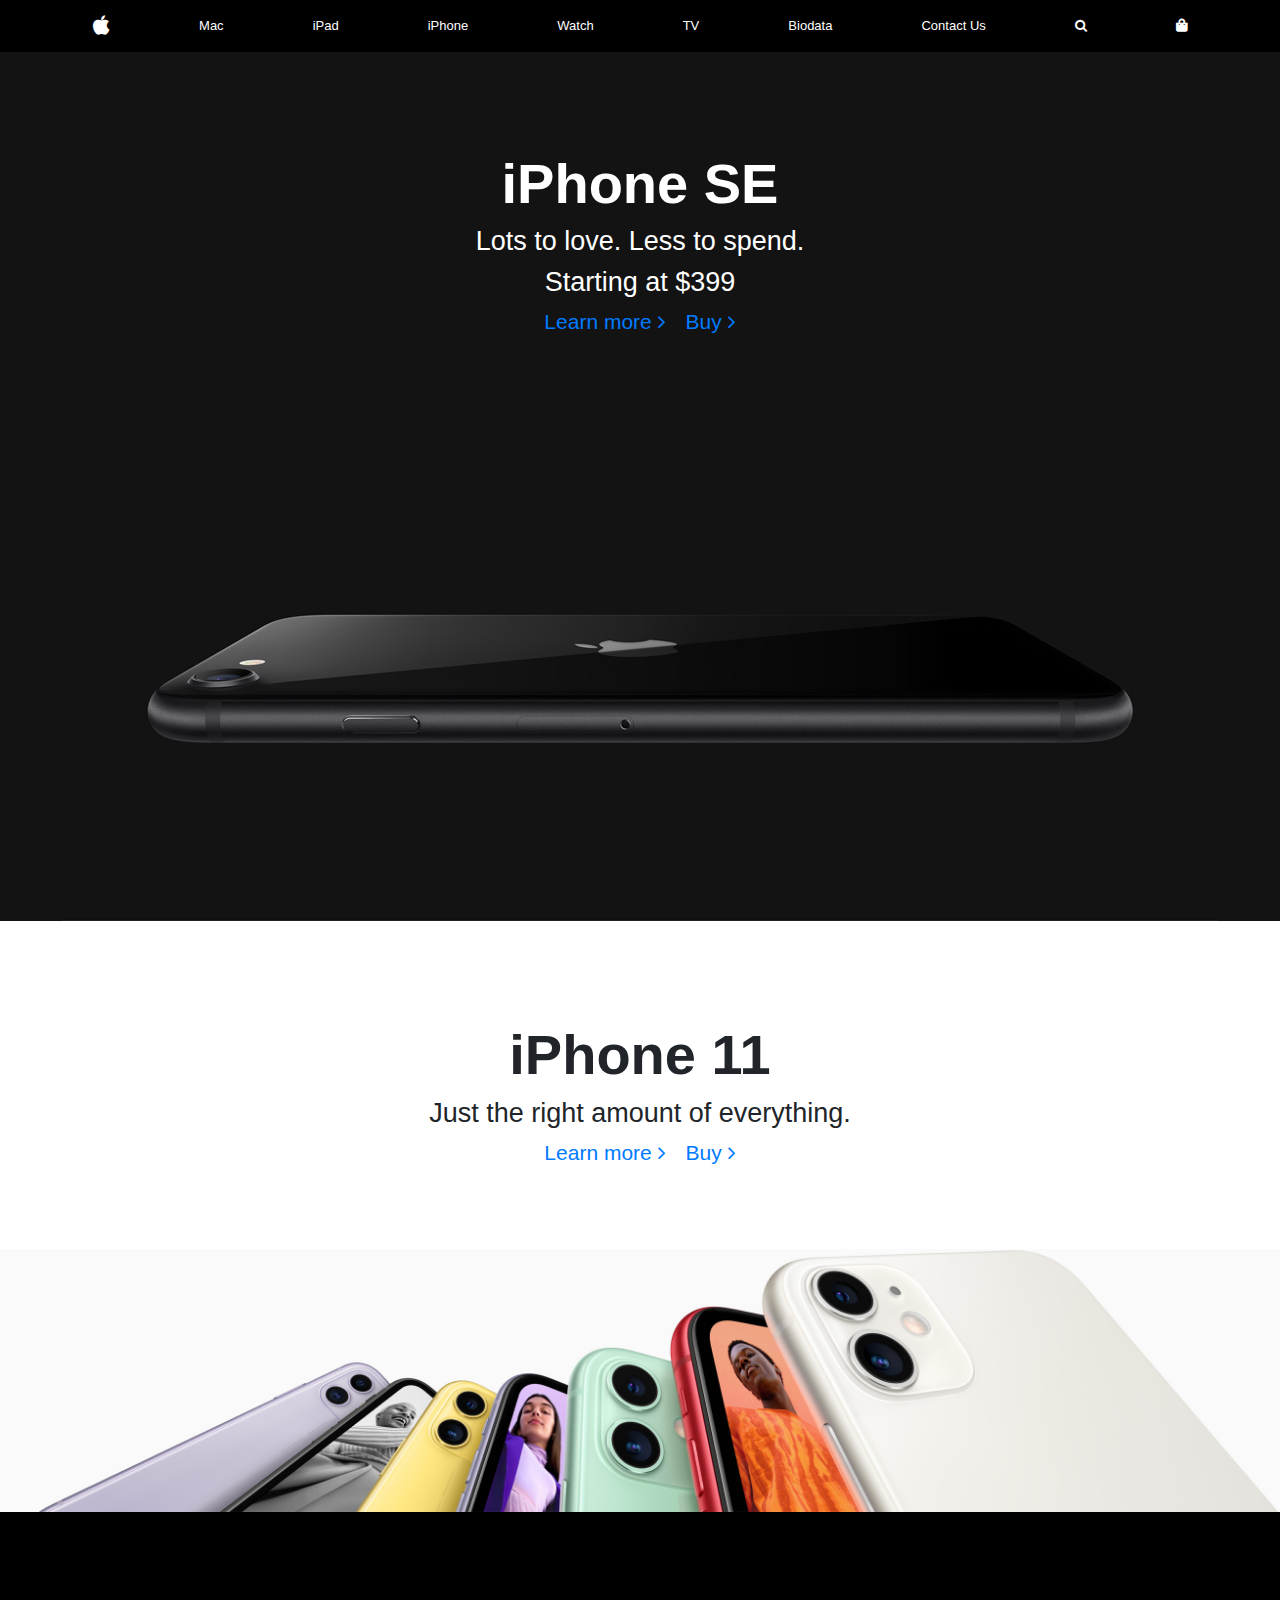
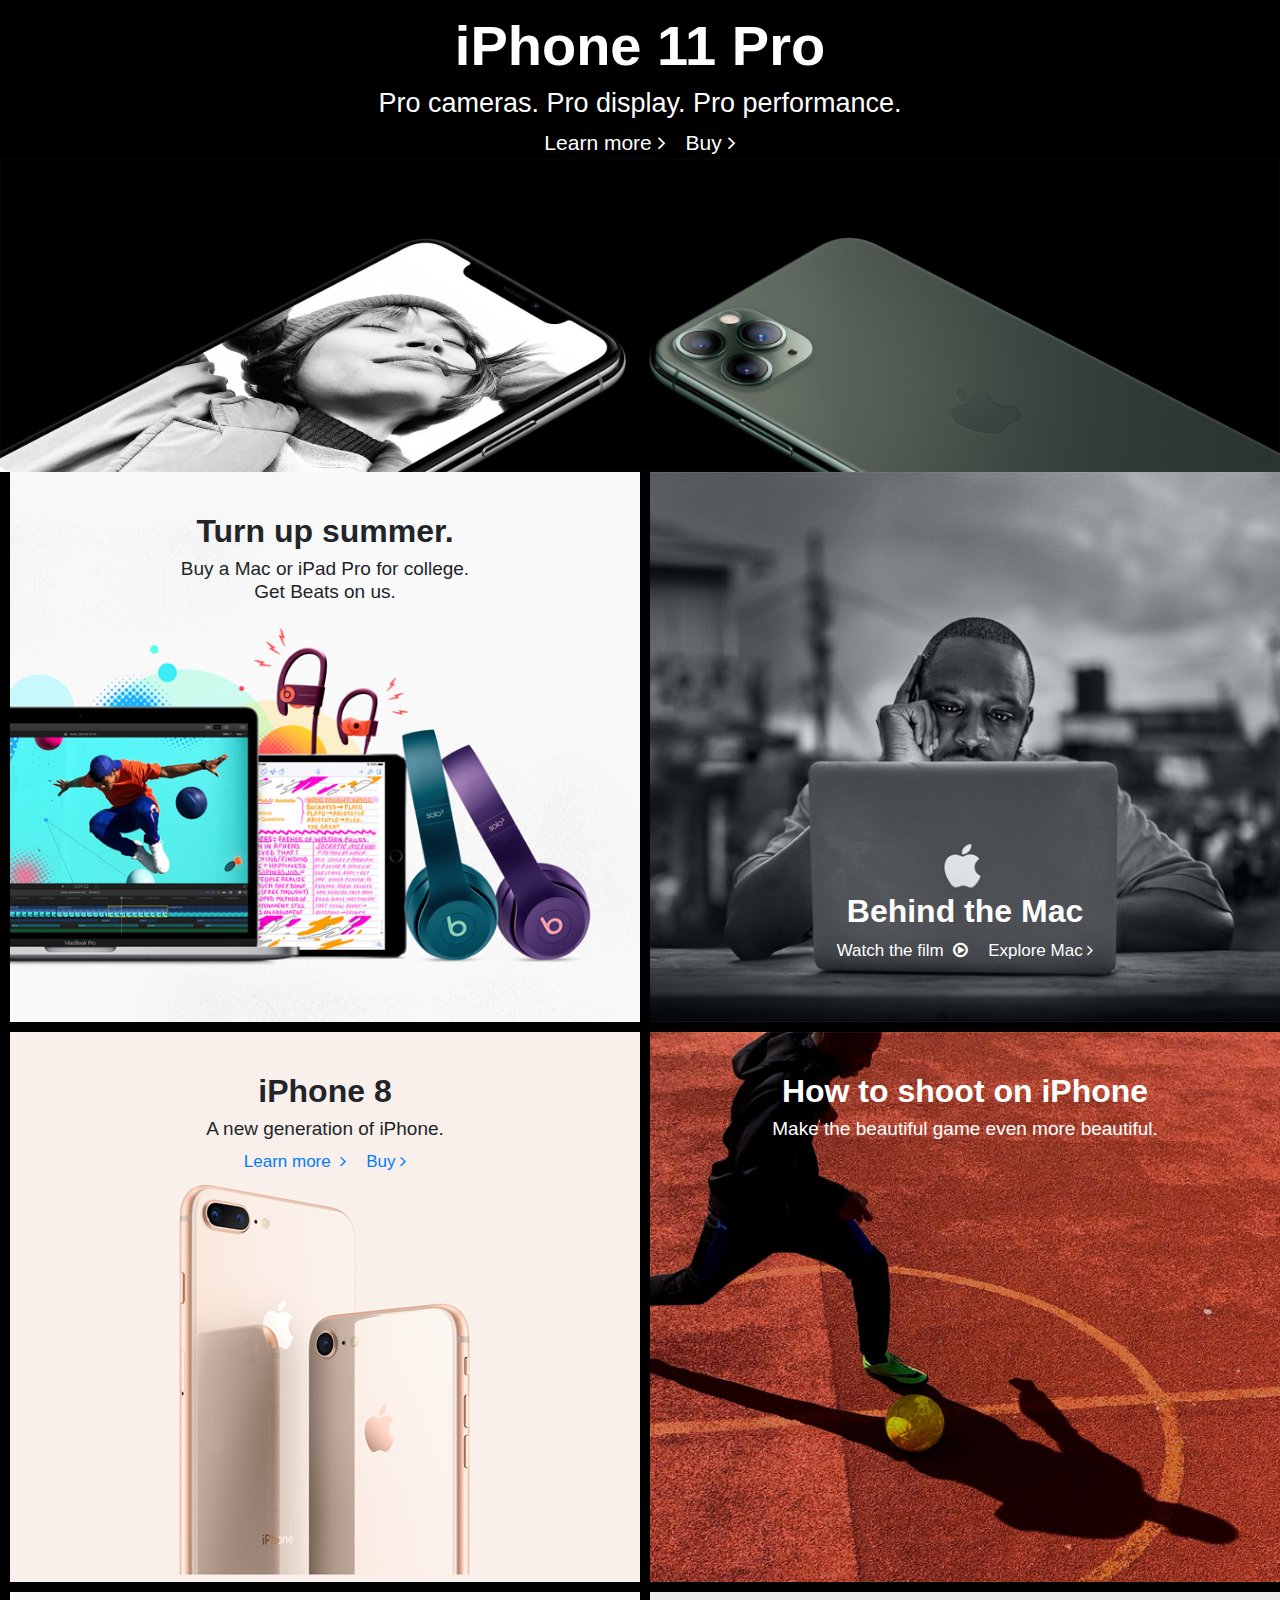
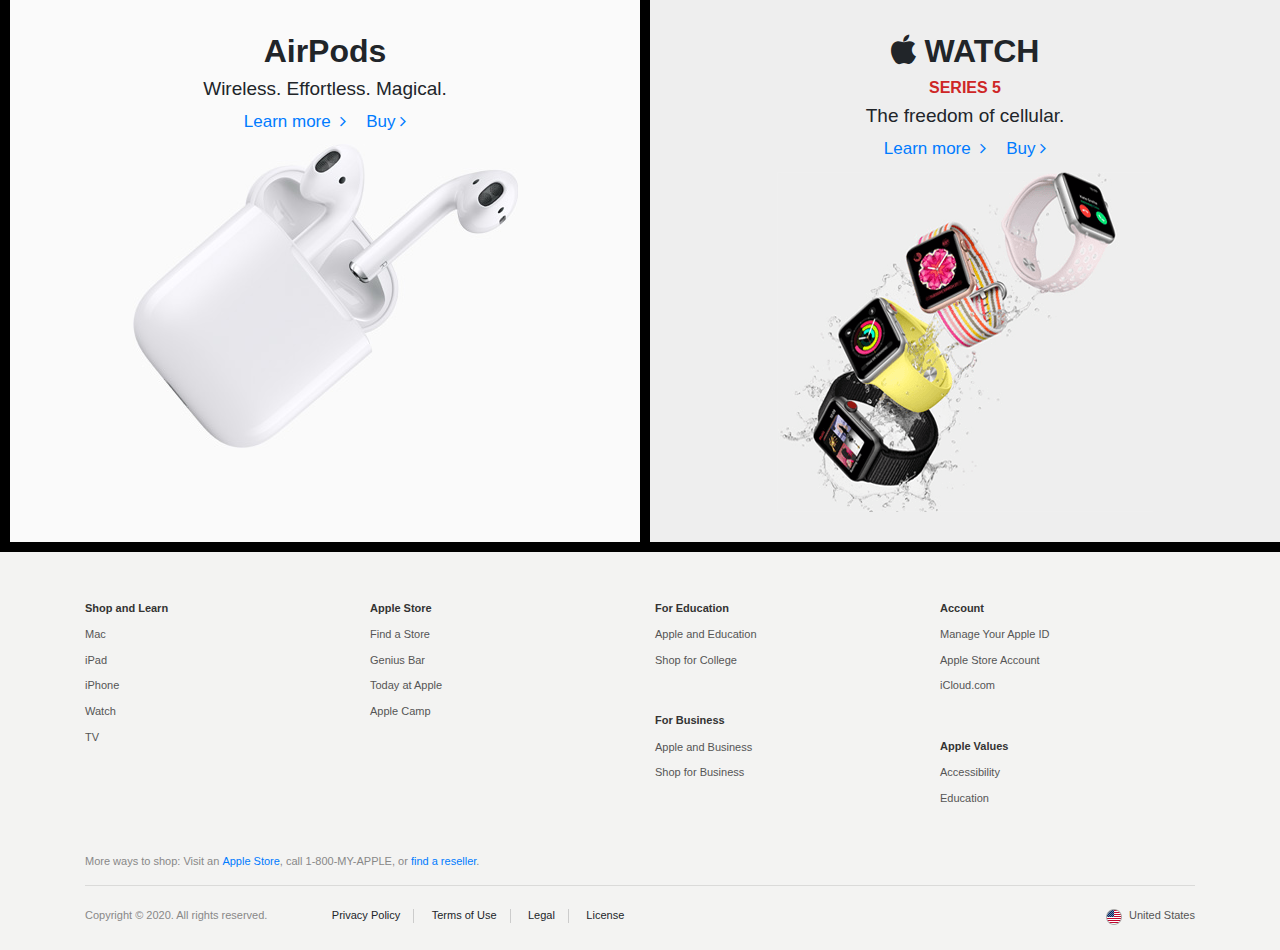
<file: index.html>
<!DOCTYPE html>
<html>

<head>
    <meta charset="utf-8">
    <meta name="viewport" content="width=device-width, initial-scale=1.0, shrink-to-fit=no">
    <title>Apple</title>
    <link rel="stylesheet" href="https://cdnjs.cloudflare.com/ajax/libs/twitter-bootstrap/4.5.0/css/bootstrap.min.css">
    <link rel="stylesheet" href="https://use.fontawesome.com/releases/v5.12.0/css/all.css">
    <link rel="stylesheet" href="https://cdnjs.cloudflare.com/ajax/libs/font-awesome/4.7.0/css/font-awesome.min.css">
    <link rel="stylesheet" href="fontawesome5-overrides.min.css">
    <link rel="stylesheet" href="styles.min.css">
</head>

<body>
    <nav class="navbar navbar-dark navbar-expand-md fixed-top bg-dark">
        <div class="container"><button data-toggle="collapse" class="navbar-toggler" data-target="#navcol-1"><span class="sr-only">Toggle navigation</span><span class="navbar-toggler-icon"></span></button>
            <div class="collapse navbar-collapse" id="navcol-1">
                <ul class="nav navbar-nav flex-grow-1 justify-content-between">
                    <li class="nav-item" role="presentation"><a class="nav-link" href="index.html" style="height: 35px;"><i class="fa fa-apple apple-logo" style="margin: 0px;margin-top: 10px;"></i></a></li>
                    <li class="nav-item" role="presentation"><a class="nav-link" href="mac.html">Mac</a></li>
                    <li class="nav-item" role="presentation"><a class="nav-link" href="#">iPad</a></li>
                    <li class="nav-item" role="presentation"><a class="nav-link" href="#">iPhone</a></li>
                    <li class="nav-item" role="presentation"><a class="nav-link" href="#">Watch</a></li>
                    <li class="nav-item" role="presentation"><a class="nav-link" href="#">TV</a></li>
                    <li class="nav-item" role="presentation"><a class="nav-link" href="biodata.html">Biodata</a></li>
                    <li class="nav-item" role="presentation"><a class="nav-link" href="contact_us.html">Contact Us</a></li>
                    <li class="nav-item" role="presentation"><a class="nav-link" href="#"><i class="fa fa-search"></i></a></li>
                    <li class="nav-item" role="presentation"><a class="nav-link" href="store.html"><i class="fas fa-shopping-bag"></i></a></li>
                </ul>
            </div>
        </div>
    </nav>
    <section class="product iphone-x" style="margin-bottom: 0px;">
        <h1 style="color: rgb(255,255,255);">iPhone SE</h1>
        <h2 style="color: rgb(255,255,255);">Lots to love. Less to spend.</h2>
        <h2 style="color: rgb(255,255,255);">Starting at $399</h2>
        <div class="links" style="margin-bottom: 0px;"><a class="learn-more" href="#">Learn more&nbsp;<i class="fa fa-angle-right"></i></a><a href="#">Buy&nbsp;<i class="fa fa-angle-right"></i></a></div><img src="hero.jpg"></section>
    <section class="product ipad" style="background-color: rgb(255,255,255);margin-bottom: 0px;">
        <h1>iPhone 11</h1>
        <h2>Just the right amount of everything.</h2>
        <div class="links"><a class="learn-more" href="#">Learn more&nbsp;<i class="fa fa-angle-right"></i></a><a href="#">Buy&nbsp;<i class="fa fa-angle-right"></i></a></div><img class="img-fluid" src="hero2.jpg"></section>
    <section class="product iphone11-pro dark"
        style="margin-bottom: 0px;padding-bottom: 0px;">
        <h1>iPhone 11 Pro</h1>
        <h2>Pro cameras. Pro display. Pro performance.</h2>
        <div class="links small-link-margin"><a class="learn-more" href="#">Learn more&nbsp;<i class="fa fa-angle-right"></i></a><a href="#">Buy&nbsp;<i class="fa fa-angle-right"></i></a></div><img class="img-fluid" src="hero3.jpg"></section>
    <div class="row no-gutters products-grid">
        <div class="col-md-6">
            <div class="kecil" style="background-image:url(&quot;shop_for_college_large.jpg&quot;);background-position:center;background-size:cover;background-repeat:no-repeat;">
                <h3>Turn up summer.</h3>
                <h4>Buy a Mac or iPad Pro for college.<br>Get Beats on us.</h4>
            </div>
        </div>
        <div class="col-md-6">
            <div class="kecil behind-the-mac dark" style="background-image:url(&quot;behind_the_mac_boniface_large.jpg&quot;);background-position:center;background-size:cover;background-repeat:no-repeat;">
                <h3>Behind the Mac</h3>
                <div class="links small-link-margin"><a class="learn-more" href="#">Watch the film &nbsp;<i class="fa fa-play-circle-o"></i></a><a href="#">Explore Mac&nbsp;<i class="fa fa-angle-right"></i></a></div>
            </div>
        </div>
        <div class="col-md-6">
            <div class="kecil iphone-8" style="background-position:center;background-size:cover;background-repeat:no-repeat;">
                <h3>iPhone 8</h3>
                <h4>A new generation of iPhone.</h4>
                <div class="links small-link-margin"><a class="learn-more" href="#">Learn more &nbsp;<i class="fa fa-angle-right"></i></a><a href="#">Buy&nbsp;<i class="fa fa-angle-right"></i></a></div><img src="iphone_8_large.jpg"></div>
        </div>
        <div class="col-md-6">
            <div class="kecil dark" style="background-position:center;background-size:cover;background-repeat:no-repeat;background-image:url(&quot;how_to_shoot_large.jpg&quot;);">
                <h3>How to shoot on iPhone</h3>
                <h4>Make the beautiful game even more beautiful.</h4>
            </div>
        </div>
        <div class="col-md-6">
            <div class="kecil air-pods" style="background-position:center;background-size:cover;background-repeat:no-repeat;">
                <h3>AirPods</h3>
                <h4>Wireless. Effortless. Magical.</h4>
                <div class="links small-link-margin"><a class="learn-more" href="#">Learn more &nbsp;<i class="fa fa-angle-right"></i></a><a href="#">Buy&nbsp;<i class="fa fa-angle-right"></i></a></div><img class="img-fluid" src="airpods_large.jpg"></div>
        </div>
        <div class="col-md-6">
            <div class="kecil apple-watch" style="background-position:center;background-size:cover;background-repeat:no-repeat;">
                <h3><i class="fa fa-apple"></i>&nbsp;WATCH</h3>
                <h5>SERIES 5</h5>
                <h4>The freedom of cellular.</h4>
                <div class="links small-link-margin"><a class="learn-more" href="#">Learn more &nbsp;<i class="fa fa-angle-right"></i></a><a href="#">Buy&nbsp;<i class="fa fa-angle-right"></i></a></div><img class="img-fluid" src="watch_series_3_large.jpg"></div>
        </div>
    </div>
    <footer class="page-footer">
        <div class="container">
            <div class="row">
                <div class="col-6 col-md-3">
                    <h4>Shop and Learn</h4>
                    <ul class="footer-links">
                        <li><a href="#">Mac</a></li>
                        <li><a href="#">iPad</a></li>
                        <li><a href="#">iPhone</a></li>
                        <li><a href="#">Watch</a></li>
                        <li><a href="#">TV</a></li>
                    </ul>
                </div>
                <div class="col-6 col-md-3">
                    <h4>Apple Store</h4>
                    <ul class="footer-links">
                        <li><a href="#">Find a Store</a></li>
                        <li><a href="#">Genius Bar</a></li>
                        <li><a href="#">Today at Apple</a></li>
                        <li><a href="#">Apple Camp</a></li>
                    </ul>
                </div>
                <div class="col-6 col-md-3">
                    <h4>For Education</h4>
                    <ul class="footer-links">
                        <li><a href="#">Apple and Education</a></li>
                        <li><a href="#">Shop for College</a></li>
                    </ul>
                    <h4>For Business</h4>
                    <ul class="footer-links">
                        <li><a href="#">Apple and Business</a></li>
                        <li><a href="#">Shop for Business</a></li>
                    </ul>
                </div>
                <div class="col-6 col-md-3">
                    <h4>Account</h4>
                    <ul class="footer-links">
                        <li><a href="#">Manage Your Apple ID</a></li>
                        <li><a href="#">Apple Store Account</a></li>
                        <li><a href="#">iCloud.com</a></li>
                    </ul>
                    <h4>Apple Values</h4>
                    <ul class="footer-links">
                        <li><a href="#">Accessibility</a></li>
                        <li><a href="#">Education</a></li>
                    </ul>
                </div>
            </div>
            <p>More ways to shop: Visit an&nbsp;<a href="https://www.apple.com/retail/">Apple Store</a>,&nbsp;call 1-800-MY-APPLE, or&nbsp;<a href="https://locate.apple.com/">find a reseller</a>.</p>
            <hr>
            <div class="footer-legal">
                <div class="float-md-right region"><a href="#"><img src="united-states-flag.png">United States</a></div>
                <div class="d-inline-block copyright">
                    <p class="d-inline-block">Copyright © 2020. All rights reserved.<br></p>
                </div>
                <div class="d-inline-block legal-links">
                    <div class="d-inline-block item">
                        <h5>Privacy Policy</h5>
                    </div>
                    <div class="d-inline-block item">
                        <h5>Terms of Use</h5>
                    </div>
                    <div class="d-inline-block item">
                        <h5>Legal</h5>
                    </div>
                    <div class="d-inline-block item">
                        <h5>License</h5>
                    </div>
                </div>
            </div>
        </div>
    </footer>
</body>

</html>
</file>
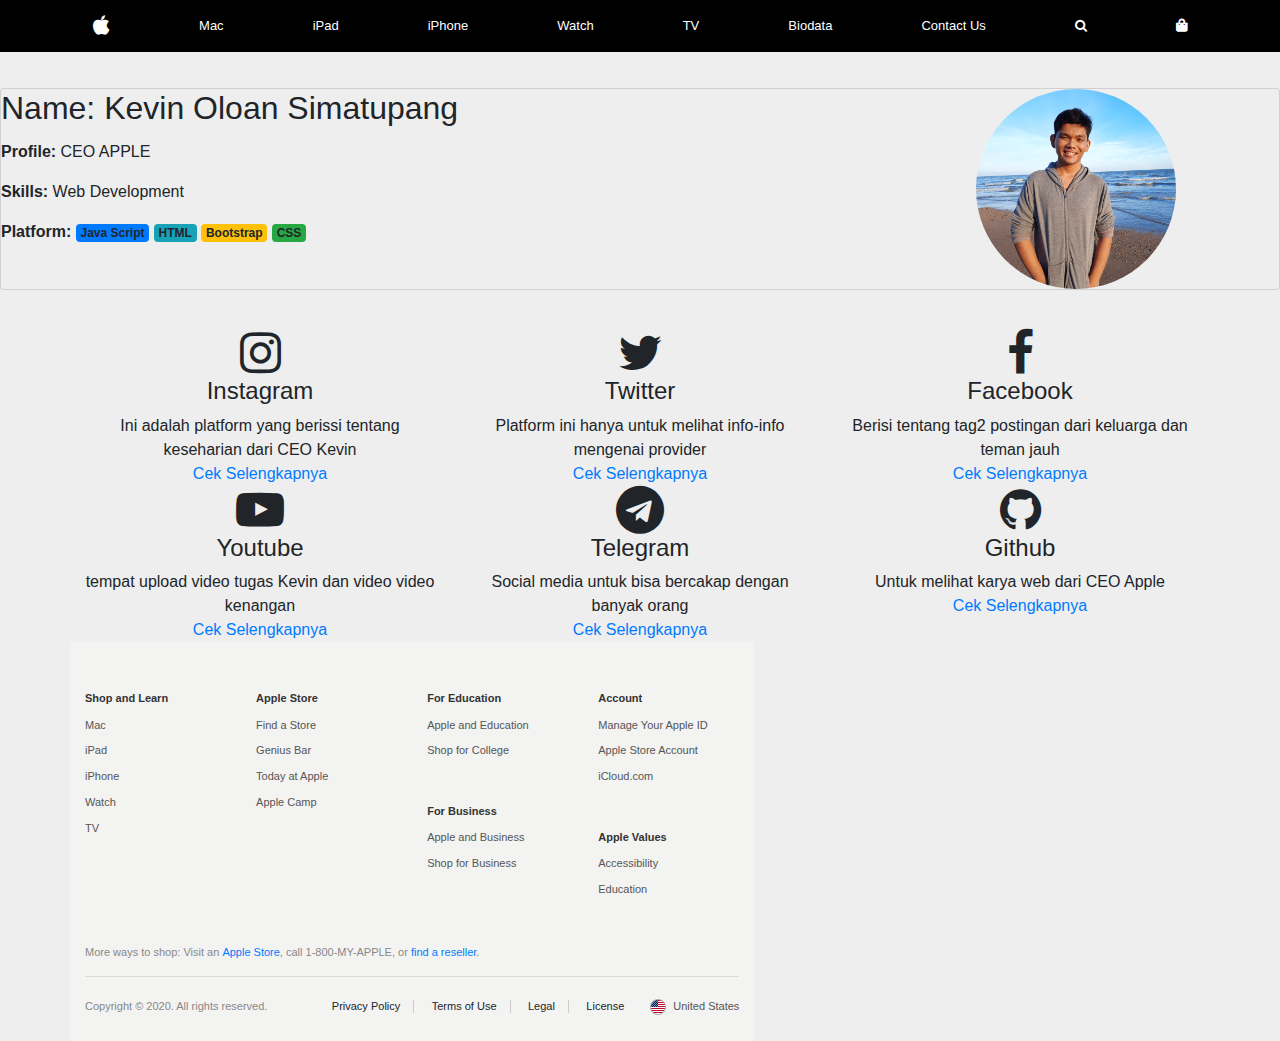
<file: biodata.html>
<!DOCTYPE html>
<html lang="en">
<head>
    <link rel="stylesheet" href="https://cdnjs.cloudflare.com/ajax/libs/twitter-bootstrap/4.5.0/css/bootstrap.min.css">
    <link rel="stylesheet" href="https://use.fontawesome.com/releases/v5.12.0/css/all.css">
    <link rel="stylesheet" href="https://cdnjs.cloudflare.com/ajax/libs/font-awesome/4.7.0/css/font-awesome.min.css">
    <link rel="stylesheet" href="fontawesome5-overrides.min.css">
    <link rel="stylesheet" href="styles.min.css">
    <meta charset="UTF-8">
    <meta name="viewport" content="width=device-width, initial-scale=1.0">
    <title>Biodata</title>
</head>
<body style="background-color: #eee;">
    <nav class="navbar navbar-dark navbar-expand-md fixed-top bg-dark">
        <div class="container"><button data-toggle="collapse" class="navbar-toggler" data-target="#navcol-1"><span class="sr-only">Toggle navigation</span><span class="navbar-toggler-icon"></span></button>
            <div class="collapse navbar-collapse" id="navcol-1">
                <ul class="nav navbar-nav flex-grow-1 justify-content-between">
                    <li class="nav-item" role="presentation"><a class="nav-link" href="index.html" style="height: 35px;"><i class="fa fa-apple apple-logo" style="margin: 0px;margin-top: 10px;"></i></a></li>
                    <li class="nav-item" role="presentation"><a class="nav-link" href="mac.html">Mac</a></li>
                    <li class="nav-item" role="presentation"><a class="nav-link" href="#">iPad</a></li>
                    <li class="nav-item" role="presentation"><a class="nav-link" href="#">iPhone</a></li>
                    <li class="nav-item" role="presentation"><a class="nav-link" href="#">Watch</a></li>
                    <li class="nav-item" role="presentation"><a class="nav-link" href="#">TV</a></li>
                    <li class="nav-item" role="presentation"><a class="nav-link" href="biodata.html">Biodata</a></li>
                    <li class="nav-item" role="presentation"><a class="nav-link" href="contact_us.html">Contact Us</a></li>
                    <li class="nav-item" role="presentation"><a class="nav-link" href="#"><i class="fa fa-search"></i></a></li>
                    <li class="nav-item" role="presentation"><a class="nav-link" href="store.html"><i class="fas fa-shopping-bag"></i></a></li>
                </ul>
            </div>
        </div>
    </nav>  
    <div class="jumbotron-fluid" style="padding-top: 3%; padding-bottom: 3%;">
        <div class="row">
            <div class="col-12">
                <div class="card card-inverse" style="background-color:#eee">
                     <div class="card-block">
        <div class="row">
            <div class="col-md-8 col-sm-8">
                 <h2 class="card-title">Name: Kevin Oloan Simatupang</h2>
                 <p class="card-text"><strong>Profile: </strong> CEO APPLE  </p>
                 <p class="card-text"><strong>Skills: </strong> Web Development </p>
                 <p><strong>Platform: </strong>
                    <span class="badge bg-primary">Java Script</span> 
                    <span class="badge bg-info">HTML</span>
                    <span class="badge bg-warning">Bootstrap</span>
                    <span class="badge bg-success">CSS</span>
                 </p>
            </div>
        <div class="col-md-4 col-sm-4 text-center">
            <img class="btn-md" src="IMG_4488.JPG" alt="foto ceo" height="200" width="200" style="border-radius:50%;">
        </div>         
                  </div>
                   </div>
             </div>
         </div>
        </div> 
        </div>
    <div class="box">
    <div class="container">
     	<div class="row">
			    <div class="col-lg-4 col-md-4 col-sm-4 col-xs-12">
					<div class="box-part text-center">
                        <i class="fa fa-instagram fa-3x" aria-hidden="true"></i>
						<div class="title">
							<h4>Instagram</h4>
						</div>
						<div class="text">
							<span>Ini adalah platform yang berissi tentang keseharian dari CEO Kevin</span>
						</div>
						<a href="https://instagram.com/kevinoloann?igshid=17cs769i7rmat">Cek Selengkapnya</a>
					 </div>
				</div>	 
				 <div class="col-lg-4 col-md-4 col-sm-4 col-xs-12">
					<div class="box-part text-center">
					    <i class="fa fa-twitter fa-3x" aria-hidden="true"></i>
						<div class="title">
							<h4>Twitter</h4>
						</div>
						<div class="text">
							<span>Platform ini hanya untuk melihat info-info mengenai provider</span>
						</div>
						<a href="https://twitter.com/roulanx/status/1271403129183989760?s=20">Cek Selengkapnya</a>
					 </div>
				</div>	 
				 <div class="col-lg-4 col-md-4 col-sm-4 col-xs-12">
					<div class="box-part text-center">
                        <i class="fa fa-facebook fa-3x" aria-hidden="true"></i>
						<div class="title">
							<h4>Facebook</h4>
						</div>
						<div class="text">
							<span>Berisi tentang tag2 postingan dari keluarga dan teman jauh</span>
						</div>
						<a href="https://www.facebook.com/kevin.simatupang.52012/">Cek Selengkapnya</a>
					 </div>
				</div>	 
				<div class="col-lg-4 col-md-4 col-sm-4 col-xs-12">
					<div class="box-part text-center">
                        <i class="fa fa-youtube-play fa-3x" aria-hidden="true"></i>
						<div class="title">
							<h4>Youtube</h4>
						</div>
						<div class="text">
							<span>tempat upload video tugas Kevin dan video video kenangan</span>
						</div>
						<a href="https://youtu.be/qFb3SkI4mUY">Cek Selengkapnya</a>
					 </div>
				</div>	 
				 <div class="col-lg-4 col-md-4 col-sm-4 col-xs-12">
					<div class="box-part text-center">
					    <i class="fa fa-telegram fa-3x" aria-hidden="true"></i>
						<div class="title">
							<h4>Telegram</h4>
						</div>
						<div class="text">
							<span>Social media untuk bisa bercakap dengan banyak orang</span>
						</div>
						<a href="https://t.me/roulanx123">Cek Selengkapnya</a>
					 </div>
				</div>	 
				 <div class="col-lg-4 col-md-4 col-sm-4 col-xs-12">
					<div class="box-part text-center">
                        <i class="fa fa-github fa-3x" aria-hidden="true"></i>
						<div class="title">
							<h4>Github</h4>
						</div>
						<div class="text">
							<span>Untuk melihat karya web dari CEO Apple</span>
						</div>
						<a href="https://roulanx.github.io/">Cek Selengkapnya</a>
					 </div>
                </div> 
                <footer class="page-footer">
                    <div class="container">
                        <div class="row">
                            <div class="col-6 col-md-3">
                                <h4>Shop and Learn</h4>
                                <ul class="footer-links">
                                    <li><a href="#">Mac</a></li>
                                    <li><a href="#">iPad</a></li>
                                    <li><a href="#">iPhone</a></li>
                                    <li><a href="#">Watch</a></li>
                                    <li><a href="#">TV</a></li>
                                </ul>
                            </div>
                            <div class="col-6 col-md-3">
                                <h4>Apple Store</h4>
                                <ul class="footer-links">
                                    <li><a href="#">Find a Store</a></li>
                                    <li><a href="#">Genius Bar</a></li>
                                    <li><a href="#">Today at Apple</a></li>
                                    <li><a href="#">Apple Camp</a></li>
                                </ul>
                            </div>
                            <div class="col-6 col-md-3">
                                <h4>For Education</h4>
                                <ul class="footer-links">
                                    <li><a href="#">Apple and Education</a></li>
                                    <li><a href="#">Shop for College</a></li>
                                </ul>
                                <h4>For Business</h4>
                                <ul class="footer-links">
                                    <li><a href="#">Apple and Business</a></li>
                                    <li><a href="#">Shop for Business</a></li>
                                </ul>
                            </div>
                            <div class="col-6 col-md-3">
                                <h4>Account</h4>
                                <ul class="footer-links">
                                    <li><a href="#">Manage Your Apple ID</a></li>
                                    <li><a href="#">Apple Store Account</a></li>
                                    <li><a href="#">iCloud.com</a></li>
                                </ul>
                                <h4>Apple Values</h4>
                                <ul class="footer-links">
                                    <li><a href="#">Accessibility</a></li>
                                    <li><a href="#">Education</a></li>
                                </ul>
                            </div>
                        </div>
                        <p>More ways to shop: Visit an&nbsp;<a href="https://www.apple.com/retail/">Apple Store</a>,&nbsp;call 1-800-MY-APPLE, or&nbsp;<a href="https://locate.apple.com/">find a reseller</a>.</p>
                        <hr>
                        <div class="footer-legal">
                            <div class="float-md-right region"><a href="#"><img src="united-states-flag.png">United States</a></div>
                            <div class="d-inline-block copyright">
                                <p class="d-inline-block">Copyright © 2020. All rights reserved.<br></p>
                            </div>
                            <div class="d-inline-block legal-links">
                                <div class="d-inline-block item">
                                    <h5>Privacy Policy</h5>
                                </div>
                                <div class="d-inline-block item">
                                    <h5>Terms of Use</h5>
                                </div>
                                <div class="d-inline-block item">
                                    <h5>Legal</h5>
                                </div>
                                <div class="d-inline-block item">
                                    <h5>License</h5>
                                </div>
                            </div>
                        </div>
                    </div>
                </footer>
                
</body>
</html>
</file>
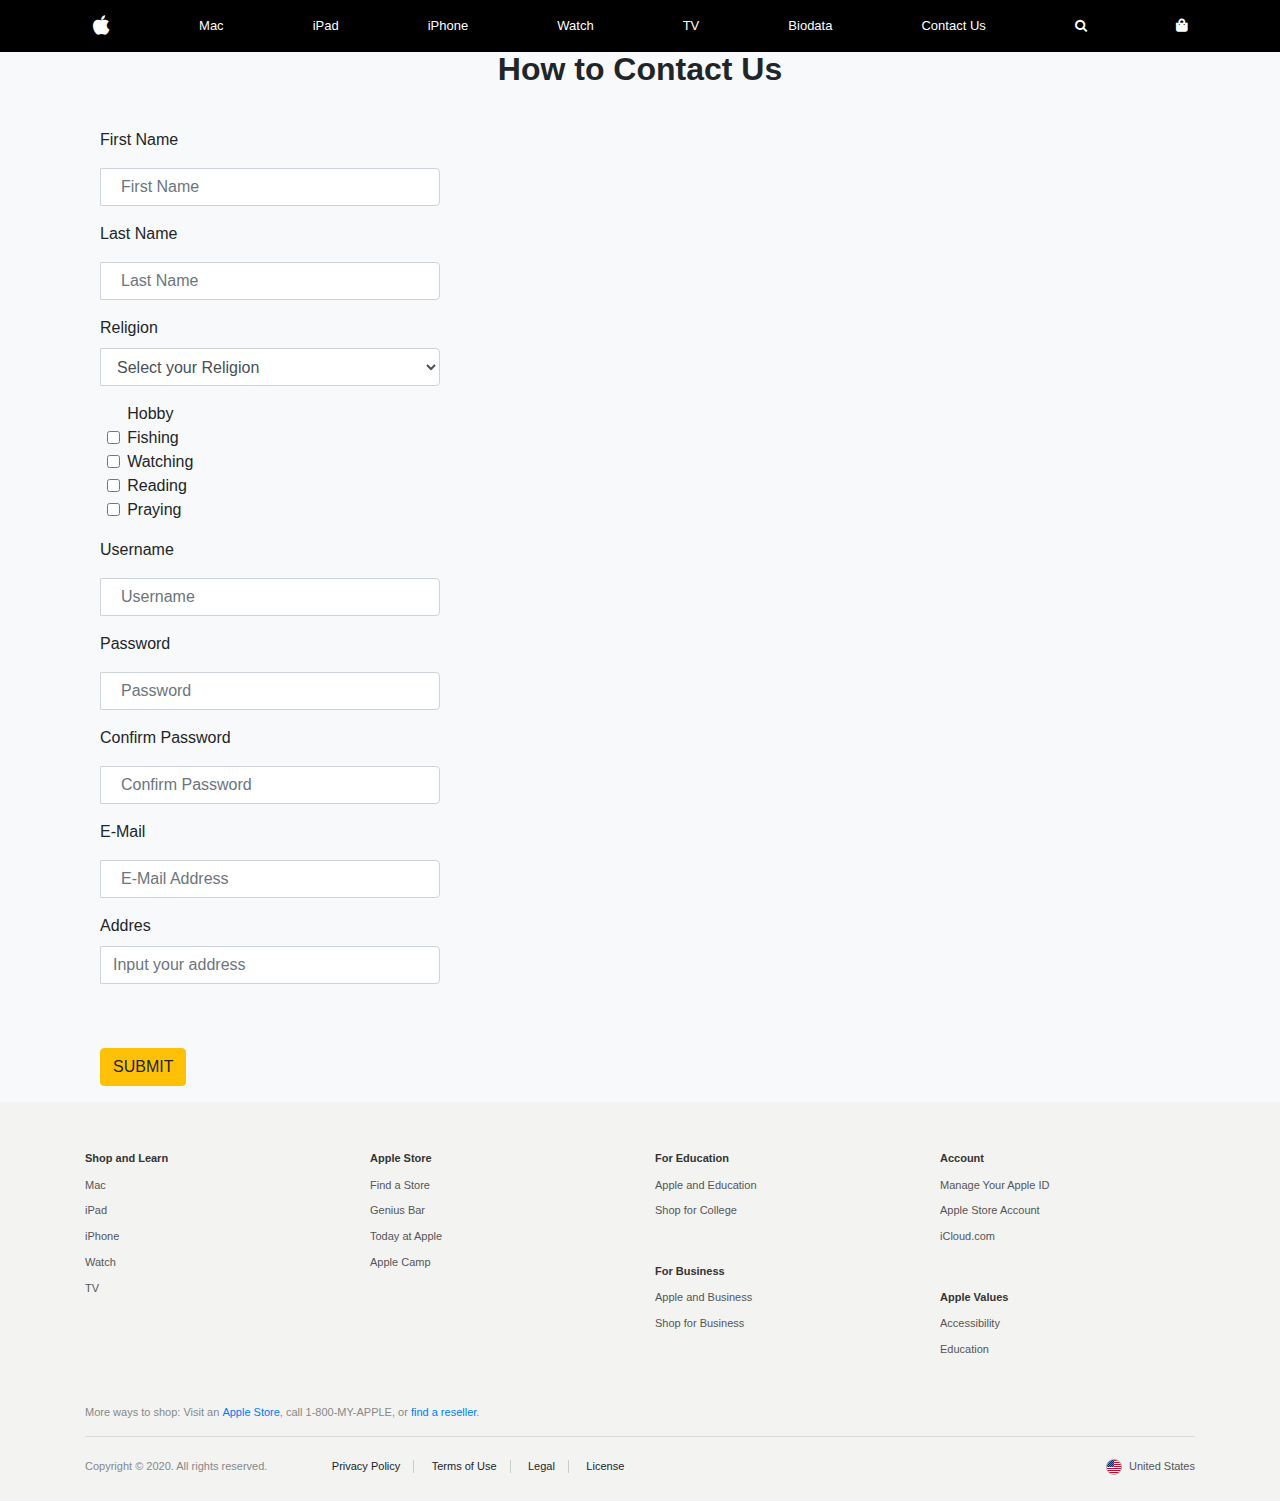
<file: contact_us.html>
<!DOCTYPE html>
<html lang="en">
<head>
    <link rel="stylesheet" href="https://cdnjs.cloudflare.com/ajax/libs/twitter-bootstrap/4.5.0/css/bootstrap.min.css">
    <link rel="stylesheet" href="https://use.fontawesome.com/releases/v5.12.0/css/all.css">
    <link rel="stylesheet" href="https://cdnjs.cloudflare.com/ajax/libs/font-awesome/4.7.0/css/font-awesome.min.css">
    <link rel="stylesheet" href="fontawesome5-overrides.min.css">
    <link rel="stylesheet" href="styles.min.css">
    <meta charset="UTF-8">
    <meta name="viewport" content="width=device-width, initial-scale=1.0">
    <title>Contact</title>
</head>
<body class="bg-light">
    <nav class="navbar navbar-dark navbar-expand-md fixed-top bg-dark">
        <div class="container"><button data-toggle="collapse" class="navbar-toggler" data-target="#navcol-1"><span class="sr-only">Toggle navigation</span><span class="navbar-toggler-icon"></span></button>
            <div class="collapse navbar-collapse" id="navcol-1">
                <ul class="nav navbar-nav flex-grow-1 justify-content-between">
                    <li class="nav-item" role="presentation"><a class="nav-link" href="index.html" style="height: 35px;"><i class="fa fa-apple apple-logo" style="margin: 0px;margin-top: 10px;"></i></a></li>
                    <li class="nav-item" role="presentation"><a class="nav-link" href="mac.html">Mac</a></li>
                    <li class="nav-item" role="presentation"><a class="nav-link" href="#">iPad</a></li>
                    <li class="nav-item" role="presentation"><a class="nav-link" href="#">iPhone</a></li>
                    <li class="nav-item" role="presentation"><a class="nav-link" href="#">Watch</a></li>
                    <li class="nav-item" role="presentation"><a class="nav-link" href="#">TV</a></li>
                    <li class="nav-item" role="presentation"><a class="nav-link" href="biodata.html">Biodata</a></li>
                    <li class="nav-item" role="presentation"><a class="nav-link" href="contact_us.html">Contact Us</a></li>
                    <li class="nav-item" role="presentation"><a class="nav-link" href="#"><i class="fa fa-search"></i></a></li>
                    <li class="nav-item" role="presentation"><a class="nav-link" href="store.html"><i class="fas fa-shopping-bag"></i></a></li>
                </ul>
            </div>
        </div>
    </nav>
    <div class="container bg-light">
        <form class="well form-horizontal" action=" " method="post"  id="contact_form">
    <fieldset>
    <legend><center><h2><b>How to Contact Us</b></h2></center></legend><br>
    
    <div class="form-group">
      <label class="col-md-4 control-label">First Name</label>  
      <div class="col-md-4 inputGroupContainer">
      <div class="input-group">
      <span class="input-group-addon"><i class="glyphicon glyphicon-user"></i></span>
      <input  name="first_name" placeholder="First Name" class="form-control"  type="text">
        </div>
      </div>
    </div>
    <div class="form-group">
      <label class="col-md-4 control-label" >Last Name</label> 
        <div class="col-md-4 inputGroupContainer">
        <div class="input-group">
      <span class="input-group-addon"><i class="glyphicon glyphicon-user"></i></span>
      <input name="last_name" placeholder="Last Name" class="form-control"  type="text">
        </div>
      </div>
    </div>
    
      <div class="form-group"> 
      <label class="col-md-4 control-label">Religion</label>
        <div class="col-md-4 selectContainer">
        <div class="input-group">
            <span class="input-group-addon"><i class="glyphicon glyphicon-list"></i></span>
        <select name="department" class="form-control selectpicker">
          <option value="">Select your Religion<option>
          <option >Kristen</option>
          <option >Khatolik</option>
          <option>Islam</option>
          <option >Budha/option>
          <option >Hindu</option>
        </select>
      </div>
    </div>
    </div>
    <div class="form-group form-check" style="margin-left: 2%;">
        <label class="form-check-label">Hobby</label><br>
        <input class="form-check-input" type="checkbox" name="remember" required> Fishing <br>
        <input class="form-check-input" type="checkbox" name="remember" required> Watching <br>
        <input class="form-check-input" type="checkbox" name="remember" required> Reading <br>
        <input class="form-check-input" type="checkbox" name="remember" required> Praying <br>
    </div>
    <div class="form-group">
      <label class="col-md-4 control-label">Username</label>  
      <div class="col-md-4 inputGroupContainer">
      <div class="input-group">
      <span class="input-group-addon"><i class="glyphicon glyphicon-user"></i></span>
      <input  name="user_name" placeholder="Username" class="form-control"  type="text">
        </div>
      </div>
    </div>
    <div class="form-group">
      <label class="col-md-4 control-label" >Password</label> 
        <div class="col-md-4 inputGroupContainer">
        <div class="input-group">
      <span class="input-group-addon"><i class="glyphicon glyphicon-user"></i></span>
      <input name="user_password" placeholder="Password" class="form-control"  type="password">
        </div>
      </div>
    </div>
    <div class="form-group">
      <label class="col-md-4 control-label" >Confirm Password</label> 
        <div class="col-md-4 inputGroupContainer">
        <div class="input-group">
      <span class="input-group-addon"><i class="glyphicon glyphicon-user"></i></span>
      <input name="confirm_password" placeholder="Confirm Password" class="form-control"  type="password">
        </div>
      </div>
    </div>
           <div class="form-group">
      <label class="col-md-4 control-label">E-Mail</label>  
        <div class="col-md-4 inputGroupContainer">
        <div class="input-group">
            <span class="input-group-addon"><i class="glyphicon glyphicon-envelope"></i></span>
      <input name="email" placeholder="E-Mail Address" class="form-control"  type="text">
        </div>
      </div>
    </div>
    <div class="form-group">
      <label class="col-md-4 control-label">Addres</label>  
        <div class="col-md-4 inputGroupContainer">
        <div class="input-group">
            <span class="input-group-addon"><i class="glyphicon glyphicon-earphone"></i></span>
      <input name="contact_no" placeholder="Input your address" class="form-control" type="text-area">
        </div>
      </div>
    </div>
    <div class="form-group">
      <label class="col-md-4 control-label"></label>
      <div class="col-md-4"><br>
        <button type="submit" class="btn btn-warning" >SUBMIT <span class="glyphicon glyphicon-send"></span></button>
      </div>
    </div>
    </fieldset>
    </form>
    </div>
        

        <footer class="page-footer">
            <div class="container">
                <div class="row">
                    <div class="col-6 col-md-3">
                        <h4>Shop and Learn</h4>
                        <ul class="footer-links">
                            <li><a href="#">Mac</a></li>
                            <li><a href="#">iPad</a></li>
                            <li><a href="#">iPhone</a></li>
                            <li><a href="#">Watch</a></li>
                            <li><a href="#">TV</a></li>
                        </ul>
                    </div>
                    <div class="col-6 col-md-3">
                        <h4>Apple Store</h4>
                        <ul class="footer-links">
                            <li><a href="#">Find a Store</a></li>
                            <li><a href="#">Genius Bar</a></li>
                            <li><a href="#">Today at Apple</a></li>
                            <li><a href="#">Apple Camp</a></li>
                        </ul>
                    </div>
                    <div class="col-6 col-md-3">
                        <h4>For Education</h4>
                        <ul class="footer-links">
                            <li><a href="#">Apple and Education</a></li>
                            <li><a href="#">Shop for College</a></li>
                        </ul>
                        <h4>For Business</h4>
                        <ul class="footer-links">
                            <li><a href="#">Apple and Business</a></li>
                            <li><a href="#">Shop for Business</a></li>
                        </ul>
                    </div>
                    <div class="col-6 col-md-3">
                        <h4>Account</h4>
                        <ul class="footer-links">
                            <li><a href="#">Manage Your Apple ID</a></li>
                            <li><a href="#">Apple Store Account</a></li>
                            <li><a href="#">iCloud.com</a></li>
                        </ul>
                        <h4>Apple Values</h4>
                        <ul class="footer-links">
                            <li><a href="#">Accessibility</a></li>
                            <li><a href="#">Education</a></li>
                        </ul>
                    </div>
                </div>
                <p>More ways to shop: Visit an&nbsp;<a href="https://www.apple.com/retail/">Apple Store</a>,&nbsp;call 1-800-MY-APPLE, or&nbsp;<a href="https://locate.apple.com/">find a reseller</a>.</p>
                <hr>
                <div class="footer-legal">
                    <div class="float-md-right region"><a href="#"><img src="united-states-flag.png">United States</a></div>
                    <div class="d-inline-block copyright">
                        <p class="d-inline-block">Copyright © 2020. All rights reserved.<br></p>
                    </div>
                    <div class="d-inline-block legal-links">
                        <div class="d-inline-block item">
                            <h5>Privacy Policy</h5>
                        </div>
                        <div class="d-inline-block item">
                            <h5>Terms of Use</h5>
                        </div>
                        <div class="d-inline-block item">
                            <h5>Legal</h5>
                        </div>
                        <div class="d-inline-block item">
                            <h5>License</h5>
                        </div>
                    </div>
                </div>
            </div>
        </footer>
</body>
</html>
</file>
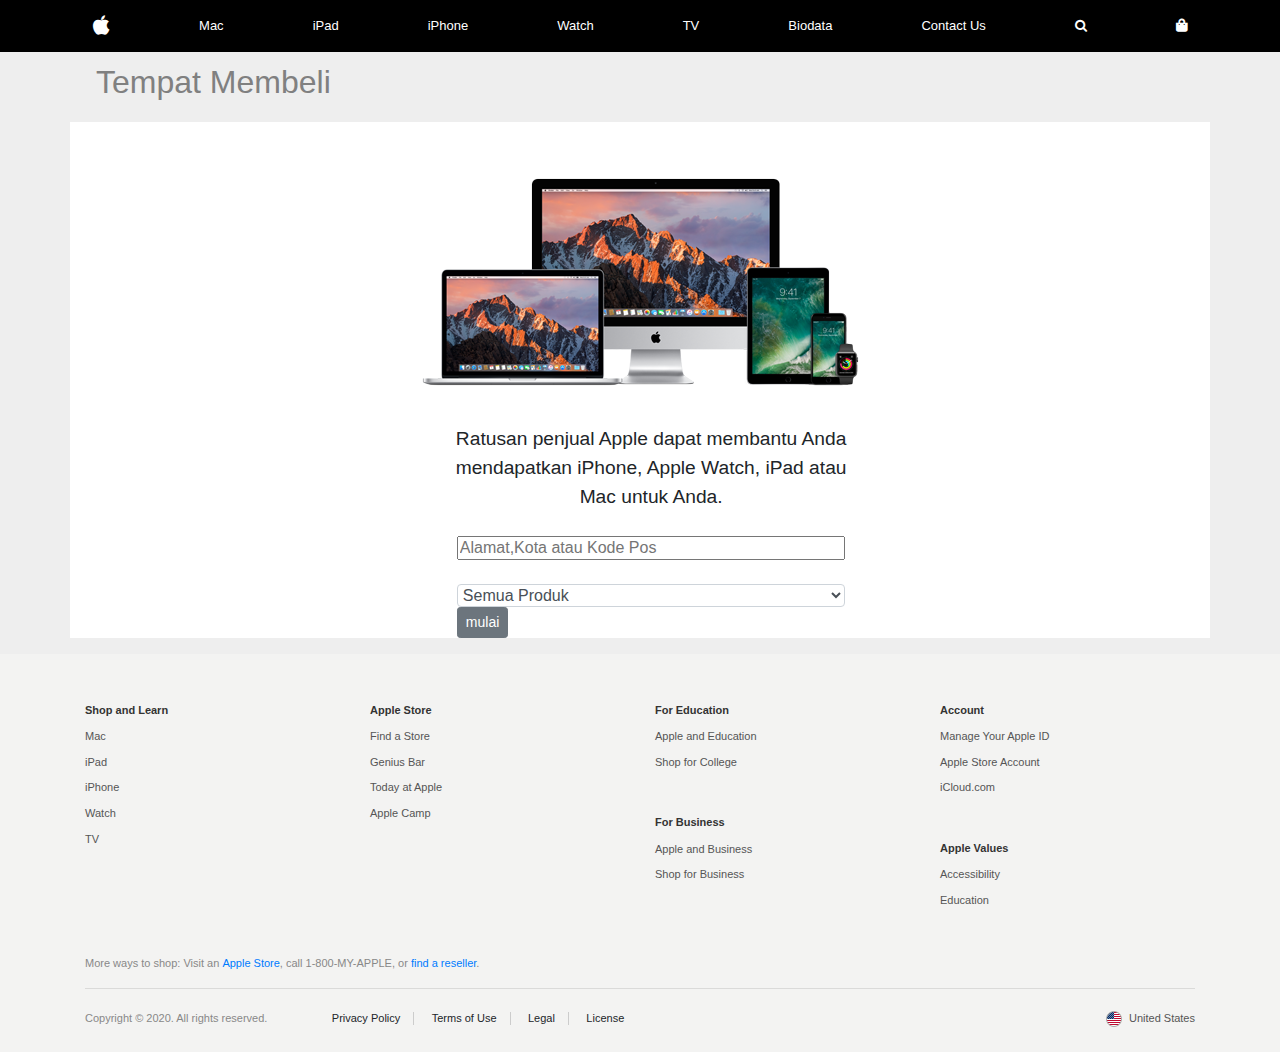
<file: store.html>
<!DOCTYPE html>
<html lang="en">
<head>
    <!-- <style>
        body {
  background-image: url('applebackground.jpg');
  background-repeat: no-repeat;
  background-attachment: fixed; 
  background-size: 100% 100%;
}
    </style> -->
    <link rel="stylesheet" href="https://cdnjs.cloudflare.com/ajax/libs/twitter-bootstrap/4.5.0/css/bootstrap.min.css">
    <link rel="stylesheet" href="https://use.fontawesome.com/releases/v5.12.0/css/all.css">
    <link rel="stylesheet" href="https://cdnjs.cloudflare.com/ajax/libs/font-awesome/4.7.0/css/font-awesome.min.css">
    <link rel="stylesheet" href="fontawesome5-overrides.min.css">
    <link rel="stylesheet" href="styles.min.css">
    <meta charset="UTF-8">
    <meta name="viewport" content="width=device-width, initial-scale=1.0">
    <title>Apple Store</title>
</head>
<body style="background-color: #eee;">
    <nav class="navbar navbar-dark navbar-expand-md fixed-top bg-dark">
        <div class="container"><button data-toggle="collapse" class="navbar-toggler" data-target="#navcol-1"><span class="sr-only">Toggle navigation</span><span class="navbar-toggler-icon"></span></button>
            <div class="collapse navbar-collapse" id="navcol-1">
                <ul class="nav navbar-nav flex-grow-1 justify-content-between">
                    <li class="nav-item" role="presentation"><a class="nav-link" href="index.html" style="height: 35px;"><i class="fa fa-apple apple-logo" style="margin: 0px;margin-top: 10px;"></i></a></li>
                    <li class="nav-item" role="presentation"><a class="nav-link" href="mac.html">Mac</a></li>
                    <li class="nav-item" role="presentation"><a class="nav-link" href="#">iPad</a></li>
                    <li class="nav-item" role="presentation"><a class="nav-link" href="#">iPhone</a></li>
                    <li class="nav-item" role="presentation"><a class="nav-link" href="#">Watch</a></li>
                    <li class="nav-item" role="presentation"><a class="nav-link" href="#">TV</a></li>
                    <li class="nav-item" role="presentation"><a class="nav-link" href="biodata.html">Biodata</a></li>
                    <li class="nav-item" role="presentation"><a class="nav-link" href="contact_us.html">Contact Us</a></li>
                    <li class="nav-item" role="presentation"><a class="nav-link" href="#"><i class="fa fa-search"></i></a></li>
                    <li class="nav-item" role="presentation"><a class="nav-link" href="store.html"><i class="fas fa-shopping-bag"></i></a></li>
                </ul>
            </div>
        </div>
    </nav> 
    <h2 id="tmpt" class="align-content-center">Tempat Membeli</h2><br>
     <br><br>
    <div class="container ancel pt-5">
    <div class="container" style="top: 10%;"><img src="mac_ipad_ipod_hero.png" class="img-fluid align-items-center mx-auto d-block"></div>
    <p id="ratusan" class="text-center">Ratusan penjual Apple dapat membantu Anda<br>
        mendapatkan iPhone, Apple Watch, iPad atau<br> Mac untuk Anda.</p>
        <p><input type="text" value="" placeholder="Alamat,Kota atau Kode Pos" style="width: 35%; height: 0.5%; padding: 1px; position: relative; margin-left: 33.5%;" class="form-group" required></p>
        <p>
            <select id="agama" class="form-control" style="width: 35%; height: 0.5%; padding: 1px; position: relative; margin-left: 33.5%; margin-top: 0%;" class="form-group">
                   <option value="" selected>Semua Produk</option>
                   <option value="">Iphone</option>
                   <option value="">Ipad</option>
                   <option value="">Mac</option>
                   <option value="">Ipod</option>
                   <option value="">Apple Tv</option>
            </select>
            <button type="button" class="btn btn-secondary btn-sm" style="height: 0.2%; margin-left: 33.5%;">mulai</button>
        </p>
    </div>
    <footer class="page-footer">
        <div class="container">
            <div class="row">
                <div class="col-6 col-md-3">
                    <h4>Shop and Learn</h4>
                    <ul class="footer-links">
                        <li><a href="#">Mac</a></li>
                        <li><a href="#">iPad</a></li>
                        <li><a href="#">iPhone</a></li>
                        <li><a href="#">Watch</a></li>
                        <li><a href="#">TV</a></li>
                    </ul>
                </div>
                <div class="col-6 col-md-3">
                    <h4>Apple Store</h4>
                    <ul class="footer-links">
                        <li><a href="#">Find a Store</a></li>
                        <li><a href="#">Genius Bar</a></li>
                        <li><a href="#">Today at Apple</a></li>
                        <li><a href="#">Apple Camp</a></li>
                    </ul>
                </div>
                <div class="col-6 col-md-3">
                    <h4>For Education</h4>
                    <ul class="footer-links">
                        <li><a href="#">Apple and Education</a></li>
                        <li><a href="#">Shop for College</a></li>
                    </ul>
                    <h4>For Business</h4>
                    <ul class="footer-links">
                        <li><a href="#">Apple and Business</a></li>
                        <li><a href="#">Shop for Business</a></li>
                    </ul>
                </div>
                <div class="col-6 col-md-3">
                    <h4>Account</h4>
                    <ul class="footer-links">
                        <li><a href="#">Manage Your Apple ID</a></li>
                        <li><a href="#">Apple Store Account</a></li>
                        <li><a href="#">iCloud.com</a></li>
                    </ul>
                    <h4>Apple Values</h4>
                    <ul class="footer-links">
                        <li><a href="#">Accessibility</a></li>
                        <li><a href="#">Education</a></li>
                    </ul>
                </div>
            </div>
            <p>More ways to shop: Visit an&nbsp;<a href="https://www.apple.com/retail/">Apple Store</a>,&nbsp;call 1-800-MY-APPLE, or&nbsp;<a href="https://locate.apple.com/">find a reseller</a>.</p>
            <hr>
            <div class="footer-legal">
                <div class="float-md-right region"><a href="#"><img src="united-states-flag.png">United States</a></div>
                <div class="d-inline-block copyright">
                    <p class="d-inline-block">Copyright © 2020. All rights reserved.<br></p>
                </div>
                <div class="d-inline-block legal-links">
                    <div class="d-inline-block item">
                        <h5>Privacy Policy</h5>
                    </div>
                    <div class="d-inline-block item">
                        <h5>Terms of Use</h5>
                    </div>
                    <div class="d-inline-block item">
                        <h5>Legal</h5>
                    </div>
                    <div class="d-inline-block item">
                        <h5>License</h5>
                    </div>
                </div>
            </div>
        </div>
    </footer>
</body>
</html>
</file>
<file: fontawesome5-overrides.min.css>
.fab.fa-bitcoin:before {
    content:"\f379";
}
.far.fa-calendar:before,.fas.fa-calendar:before {
    content:"\f133";
}
.far.fa-clipboard:before,.fas.fa-clipboard:before {
    content:"\f328";
}
.fab.fa-facebook-f:before {
    content:"\f39e";
}
.fab.fa-google-plus:before {
    content:"\f2b3"; 
}
.fas.fa-hotel:before {
    content:"\f594";
}
.fab.fa-linkedin:before {
    content:"\f08c";
}
.fas.fa-reply:before {
    content:"\f3e5";
}
.fas.fa-thermometer:before {
    content:"\f491";
}
.fab.fa-vimeo:before {
    content:"\f40a";
}
.far.fa-window-close:before,.fas.fa-window-close:before {
    content:"\f410";
}
.fab.fa-youtube-square:before {
    content:"\f431";
}
</file>
<file: styles.min.css>
/* css index */
.page-footer {
    background-color:#f3f3f2;
    padding-top:50px;
    padding-bottom:10px;
}
.page-footer h4{
    color:#333;
    font-size:11px;
    font-weight:700;
}
.page-footer p{
    color:#888;
    font-size:11px;
}
.page-footer .footer-links {
    list-style:none;
    padding:0;
    margin-bottom:45px;
    word-break:break-all;
}
.page-footer .footer-links a,.page-footer .region a { 
    color:#555;
    font-size:11px;
}
.page-footer .footer-links li {
    margin-bottom:5px;
    line-height:1.3;
}
.page-footer .footer-legal .copyright{ 
    margin-right:60px;
}
.page-footer .footer-legal .legal-links .item{
    padding-right:13px;
    border-right:1px solid #ccc;
    margin:0 13px 0 0;
}
.page-footer .footer-legal .legal-links .item:last-child {
    border-right:none;
}
.page-footer .footer-legal .legal-links .item h5 {
    font-size:11px;
    margin-top:0;
    margin-bottom:0;
}
.page-footer .region {margin-bottom:20px}
.page-footer .region img{margin-right:7px}
@media (min-width:768px){.page-footer .region{margin-bottom:0}}
.navbar.navbar-dark.navbar-expand-md.fixed-top.bg-dark {
    background-color:#000!important;
}
.navbar-dark .navbar-nav .nav-link{ 
    color:#fff;
    font-size:13px;
}
.navbar-dark .navbar-nav .nav-link .apple-logo{ 
    font-size:21px;
    line-height:0;
}
body{padding-top:50px}
.product{ 
    padding-top:50px;
    text-align:center;
    margin-bottom:10px;
    padding-left:20px;
    padding-right:20px;
}
.product h1,.kecil h3 {
    font-size:32px;
    font-weight:700;
}
.product h2 {
    font-size:21px;
    font-weight:400;
}
.product .links {
    font-size:21px;
    margin-bottom:50px;
}
.kecil .links {
    font-size:17px;
    margin-bottom:80px;
}
.product .links .learn-more,.kecil .links .learn-more {
    margin-right:20px;
}
.product.iphone-x {
    background-color:#131313;
}
.product.ipad {
    background-color:#f4f3f4;
}
.product.iphone11-pro {
    background-color:#000;
    padding-bottom:50px;
}
.kecil.dark,.kecil.dark a,.product.dark,.product.dark a {
    color:#fff;
}
.product .links.small-link-margin {
    margin-bottom:0;
}
.kecil .links.small-link-margin {
    margin-bottom:10px;
}
.kecil {
    height:550px;
    padding-top:40px;
    margin:0 0 10px;
    text-align:center;
    padding-left:20px;
    padding-right:20px;
}
.kecil h4 {
    font-size:19px;
    font-weight:400;
}
.kecil.behind-the-mac.dark {
    padding-top:420px;
}
.products-grid {
    padding-right:0;
}
@media (min-width:576px){ 
    .product{ 
        padding-top:100px;
        padding-left:0;
        padding-right:0;
    }
    .product h1 {
        font-size:56px;
        font-weight:700;
    }
    .product h2 {
        font-size:27px;
        font-weight:400;
    }
    .product .links {
        font-size:21px;
        margin-bottom:80px;
    }
    .product.macbook-pro {
        padding-bottom:0;
    }
    .kecil {
        margin:0 0 10px 10px;
        padding-left:0;
        padding-right:0};
    .products-grid{
        padding-right:10px;
    }
}
.kecil.iphone-8 {
    background-color:#f9f0eb;
}
.kecil.air-pods {
    background-color:#fafafa;
}
.kecil.apple-watch {
    background-color:#eee;
}
.kecil h5 { 
    color:#ce2626;
    font-size:16px;
    font-weight:700;
}
/*--------------------------------------------------css biodata--------------------------------------------------------- */
#ceo {
    text-align: center;
    left: 10%;
    margin-top: 3%;
    font-weight: bolder;
    color: white;
}
#selfie {
    /* position: absolute; */
    margin-left: 40%;
    margin-top: 3%;
}
#nama {
    font-size: xx-large;
    font-weight: 100;
    /* margin-left: 1%; */
    margin-top: 2%;
    color: white;
    text-align: center;
}
body {
    background-color: #000;
}
#about {
    font-weight: bold;
    font-size: x-large;
    color: white;
    margin-top: 5%;
    margin-left: 9%;
}
#adalah {
    font-size: larger;
    color: white;
    margin-left: 7%;
}
#bio {
    /* border: solid white; */
    color: white;
    font-size: 150%;
    font-weight: 300;
    /* padding-right: -20%; */
    /* margin-bottom: 20%; */
    /* bottom: 20%; */
    padding-left: 10%;
    padding-top: 3%;
    
}
/* ------------------------------------------------css contact us------------------------------------------------------- */
#hub {
    text-align: center;
    margin-top: 5%;
    /* top: 3%; */
}
#frm {
    color: white;
}
#dftr {
    margin-top: 2%;
    text-align: center;
}
.panjang {
    margin-top: 5%;
    margin-left: 20%;
}
input[type=text]  {
    width: 70%;
    padding: 12px 20px;
    margin: 8px 0;
    box-sizing: border-box;
  }
.panjang p {
    font-size: x-large;
}
input[type=password] {
    width: 70%;
    padding: 12px 20px;
    margin: 8px 0;
    box-sizing: border-box;
  }
textarea {
    width: 70%;
    height: 150px;
    padding: 12px 20px;
    box-sizing: border-box;
    border: 2px solid #ccc;
    border-radius: 4px;
    background-color: #f8f8f8;
    font-size: 16px;
    resize: none;
 }
input[type=email] {
    width: 70%;
    padding: 12px 20px;
    margin: 8px 0;
    box-sizing: border-box;
}
  input[type=submit] {
    width: 70%;
    padding: 4px 8px;
    margin: 8px 0;
    box-sizing: border-box;
    background-color: orange;
}
.logo {
    width: 15%;
    height: 15%;
    margin-left: 40%;
    margin-top: 5%;
}
/* ------------------------------------------------CSS MAC---------------------------------------------------------------*/
#per {
    color: black;
    text-align: center;
    margin-top: 7%;
}
.bod {
    background-color: white;
}
.macgambar {
    /* width: 25px;
    height: 25px; */
    border-radius: 5%;
    padding: 60px;
    margin-right: 40%;
    /* position: absolute; */

    
}
.h1mac {
    margin-left: 14%;
}
.rpbox {
    border-radius: 5px;
    max-width: 165px;
    padding: 5px;
    border: 30px;
    color: white;
    background-color:black;
    margin-left: 30%;
    text-align: center;
}
.plr{
    position: absolute;
    /* left: px; */
    border-bottom: 1px solid lightgrey;
    margin-top: 10%;
    margin: 20px;
}
.plr1 {
    float: left;
    max-width: 30%;
    width: 33.33%;
    padding: 10px 25px 50px 25px;
    margin-top: 5px;
    text-align:center;
}
/* .plr1 img {
    width: 100%;
    height: 100%;
    border-radius: 5%;
} */
.plr1 h1  {
    text-align: center;
}
.itemlogo {
    width: 15%;
    height: 15%;
    margin-left: 40%;
    margin-top: 10%;
}
.ref {
    border: solid black;
    background-color: #000;
    color: white;
    max-width: 20%;
    font-size: xx-large;
    border-radius: 5px;
    margin-left: 40%;
    margin-top: 45%;
}
/* .ref p {
    text-decoration: none;
    color: white;
    font-size: large;
} */
/*----------------------------------------------------- CSS SHOP -------------------------------------------------------*/
#bckg body{
    background-color: white;
    background-repeat: no-repeat;
  }
#tmpt {
    color: grey;
    position: absolute;
    margin-left: 7.5%;
    margin-top: 1%;
    font-family: 'Segoe UI', Tahoma, Geneva, Verdana, sans-serif;
}
.pngg {
    margin-left: 25%;
    margin-top: 10%;
    /* font-family: sans-serif; */
}
#ratusan {
    color: rgb(121, 121, 121)smoke;
    text-align: center;
    margin-left: 2%;
    margin-top: 3%;
    font-size: larger;

}
.kevs {
    width: 1%;
    padding: 1px 1px;
    margin: 8px 0;
    box-sizing: border-box;
}
.ancel {
    background-color:white;
}
</file>
